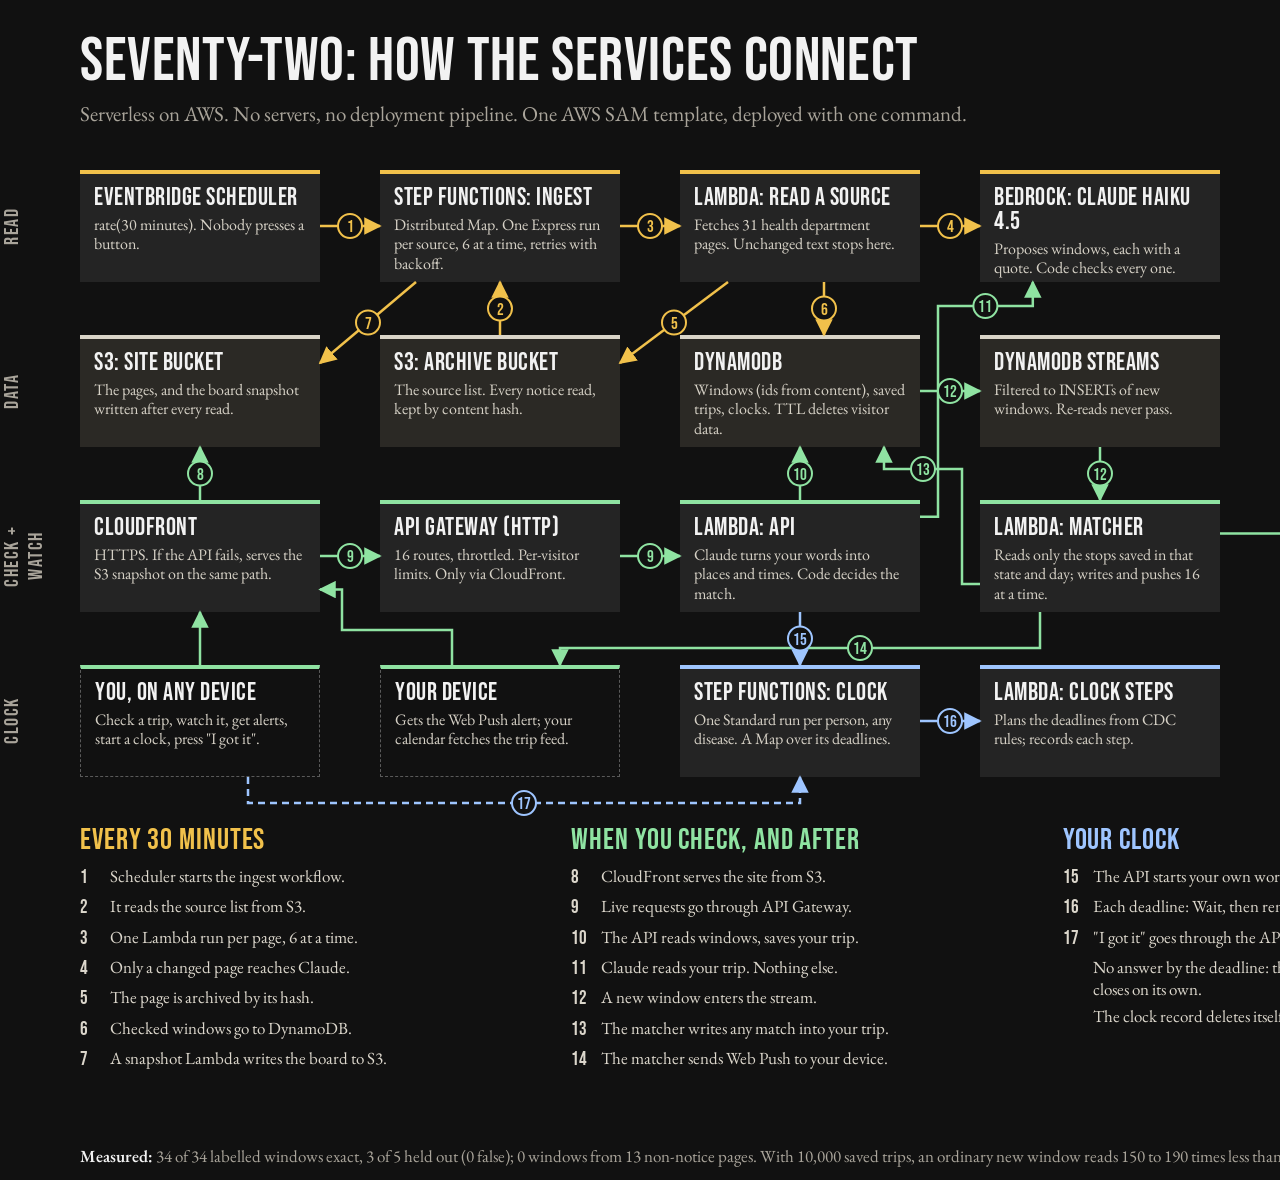
<file: docs/architecture.html>
<!doctype html>
<html lang="en">
<head>
<meta charset="utf-8">
<title>Seventy-Two architecture</title>
<link href="https://fonts.googleapis.com/css2?family=Bebas+Neue&family=EB+Garamond:wght@400;500;600&display=swap" rel="stylesheet">
<style>
  :root { --bg:#111111; --surface:#1b1b1b; --box:#242424; --ink:#f2f2f2; --muted:#a9a49a; --line:#3a3a3a;
          --read:#f1c14b; --check:#8fe3a2; --clock:#9ec5ff; --data:#d9d4c8; }
  html,body { margin:0; background:var(--bg); color:var(--ink); font-family:"EB Garamond",Georgia,serif; }
  .canvas { position:relative; width:1600px; height:1180px; }
  h1 { position:absolute; left:80px; top:34px; margin:0; font-family:"Bebas Neue",sans-serif; font-weight:400; font-size:62px; line-height:0.9; letter-spacing:0.01em; }
  .sub { position:absolute; left:80px; top:100px; margin:0; font-size:21px; color:var(--muted); }
  .lane { position:absolute; left:0; width:62px; font-family:"Bebas Neue",sans-serif; font-size:20px; letter-spacing:0.08em;
          writing-mode:vertical-rl; transform:rotate(180deg); text-align:center; color:var(--muted); }
  .box { position:absolute; width:240px; height:112px; box-sizing:border-box; background:var(--box); padding:12px 14px 10px;
         border-top:4px solid var(--c, var(--data)); }
  .box b { display:block; font-family:"Bebas Neue",sans-serif; font-weight:400; font-size:25px; line-height:0.95; letter-spacing:0.02em; margin-bottom:5px; }
  .box p { margin:0; font-size:16px; line-height:1.22; color:#d6d1c6; }
  .box.data { background:#2b2925; }
  .box.actor { background:transparent; border:1.5px dashed #5a5a5a; border-top:4px solid var(--c); }
  .box.side { background:transparent; border:1.5px solid var(--line); border-top:4px solid #6d6d6d; }
  svg { position:absolute; inset:0; overflow:visible; }
  .n { font-family:"Bebas Neue",sans-serif; font-size:17px; }
  .legend { position:absolute; left:80px; top:822px; width:1440px; display:grid; grid-template-columns:1fr 1fr 1fr; gap:34px; }
  .legend h2 { margin:0 0 8px; font-family:"Bebas Neue",sans-serif; font-weight:400; font-size:30px; letter-spacing:0.03em; }
  .legend ol { margin:0; padding:0; list-style:none; display:grid; gap:6px; }
  .legend li { font-size:17px; line-height:1.28; color:#dcd7cc; display:grid; grid-template-columns:30px 1fr; }
  .legend li span { font-family:"Bebas Neue",sans-serif; font-size:19px; }
  .foot { position:absolute; left:80px; top:1128px; font-size:17px; color:var(--muted); }
  .foot b { color:var(--ink); font-weight:600; }
</style>
</head>
<body>
<div class="canvas" id="c">
  <h1>Seventy-Two: how the services connect</h1>
  <p class="sub">Serverless on AWS. No servers, no deployment pipeline. One AWS SAM template, deployed with one command.</p>

  <div class="lane" style="top:170px;height:112px">Read</div>
  <div class="lane" style="top:335px;height:112px">Data</div>
  <div class="lane" style="top:500px;height:112px">Check + watch</div>
  <div class="lane" style="top:665px;height:112px">Clock</div>

  <!-- row 0: read, every 30 minutes -->
  <div class="box" id="sched" style="--c:var(--read)"><b>EventBridge Scheduler</b><p>rate(30 minutes). Nobody presses a button.</p></div>
  <div class="box" id="ingest" style="--c:var(--read)"><b>Step Functions: ingest</b><p>Distributed Map. One Express run per source, 6 at a time, retries with backoff.</p></div>
  <div class="box" id="read" style="--c:var(--read)"><b>Lambda: read a source</b><p>Fetches 31 health department pages. Unchanged text stops here.</p></div>
  <div class="box" id="bedrock" style="--c:var(--read)"><b>Bedrock: Claude Haiku 4.5</b><p>Proposes windows, each with a quote. Code checks every one.</p></div>
  <div class="box side" id="cw"><b>CloudWatch, X-Ray, SSM</b><p>Metrics from log lines, 8 alarms, traces; all public on the Ops page.</p></div>

  <!-- row 1: data -->
  <div class="box data" id="site"><b>S3: site bucket</b><p>The pages, and the board snapshot written after every read.</p></div>
  <div class="box data" id="archive"><b>S3: archive bucket</b><p>The source list. Every notice read, kept by content hash.</p></div>
  <div class="box data" id="ddb"><b>DynamoDB</b><p>Windows (ids from content), saved trips, clocks. TTL deletes visitor data.</p></div>
  <div class="box data" id="streams"><b>DynamoDB Streams</b><p>Filtered to INSERTs of new windows. Re-reads never pass.</p></div>
  <div class="box data" id="sqs"><b>SQS</b><p>Records any batch the matcher could not finish; a script replays it.</p></div>

  <!-- row 2: check + watch -->
  <div class="box" id="cf" style="--c:var(--check)"><b>CloudFront</b><p>HTTPS. If the API fails, serves the S3 snapshot on the same path.</p></div>
  <div class="box" id="apigw" style="--c:var(--check)"><b>API Gateway (HTTP)</b><p>16 routes, throttled. Per-visitor limits. Only via CloudFront.</p></div>
  <div class="box" id="api" style="--c:var(--check)"><b>Lambda: API</b><p>Claude turns your words into places and times. Code decides the match.</p></div>
  <div class="box" id="matcher" style="--c:var(--check)"><b>Lambda: matcher</b><p>Reads only the stops saved in that state and day; writes and pushes 16 at a time.</p></div>

  <!-- row 3: clock -->
  <div class="box actor" id="you" style="--c:var(--check)"><b>You, on any device</b><p>Check a trip, watch it, get alerts, start a clock, press "I got it".</p></div>
  <div class="box actor" id="cal" style="--c:var(--check)"><b>Your device</b><p>Gets the Web Push alert; your calendar fetches the trip feed.</p></div>
  <div class="box" id="clock" style="--c:var(--clock)"><b>Step Functions: clock</b><p>One Standard run per person, any disease. A Map over its deadlines.</p></div>
  <div class="box" id="steps" style="--c:var(--clock)"><b>Lambda: clock steps</b><p>Plans the deadlines from CDC rules; records each step.</p></div>

  <svg id="wires" width="1600" height="1180"></svg>

  <div class="legend">
    <div>
      <h2 style="color:var(--read)">Every 30 minutes</h2>
      <ol>
        <li><span>1</span>Scheduler starts the ingest workflow.</li>
        <li><span>2</span>It reads the source list from S3.</li>
        <li><span>3</span>One Lambda run per page, 6 at a time.</li>
        <li><span>4</span>Only a changed page reaches Claude.</li>
        <li><span>5</span>The page is archived by its hash.</li>
        <li><span>6</span>Checked windows go to DynamoDB.</li>
        <li><span>7</span>A snapshot Lambda writes the board to S3.</li>
      </ol>
    </div>
    <div>
      <h2 style="color:var(--check)">When you check, and after</h2>
      <ol>
        <li><span>8</span>CloudFront serves the site from S3.</li>
        <li><span>9</span>Live requests go through API Gateway.</li>
        <li><span>10</span>The API reads windows, saves your trip.</li>
        <li><span>11</span>Claude reads your trip. Nothing else.</li>
        <li><span>12</span>A new window enters the stream.</li>
        <li><span>13</span>The matcher writes any match into your trip.</li>
        <li><span>14</span>The matcher sends Web Push to your device.</li>
      </ol>
    </div>
    <div>
      <h2 style="color:var(--clock)">Your clock</h2>
      <ol>
        <li><span>15</span>The API starts your own workflow.</li>
        <li><span>16</span>Each deadline: Wait, then remind.</li>
        <li><span>17</span>"I got it" goes through the API, which sends the task token back.</li>
        <li><span></span>No answer by the deadline: the token times out, and the window closes on its own.</li>
        <li><span></span>The clock record deletes itself (TTL) the day after the watch ends.</li>
      </ol>
    </div>
  </div>
  <p class="foot"><b>Measured:</b> 34 of 34 labelled windows exact, 3 of 5 held out (0 false); 0 windows from 13 non-notice pages. With 10,000 saved trips, an ordinary new window reads 150 to 190 times less than reading every trip, same matches.</p>
</div>
<script>
  const X = (i) => 80 + 300 * i, Y = (j) => 170 + 165 * j;
  const place = { sched: [0,0], ingest: [1,0], read: [2,0], bedrock: [3,0], cw: [4,0],
                  site: [0,1], archive: [1,1], ddb: [2,1], streams: [3,1], sqs: [4,1],
                  cf: [0,2], apigw: [1,2], api: [2,2], matcher: [3,2],
                  you: [0,3], cal: [1,3], clock: [2,3], steps: [3,3] };
  for (const [id, [i, j]] of Object.entries(place)) Object.assign(document.getElementById(id).style, { left: X(i) + "px", top: Y(j) + "px" });
  const W = 240, H = 112;
  const pt = (id, side, f = 0.5) => {
    const [i, j] = place[id], x = X(i), y = Y(j);
    return { l: [x, y + H * f], r: [x + W, y + H * f], t: [x + W * f, y], b: [x + W * f, y + H] }[side];
  };
  const C = { read: "#f1c14b", check: "#8fe3a2", clock: "#9ec5ff" };
  // [n, flow, from, side, f, to, side, f, label position 0..1]
  const wires = [
    [1, "read", "sched", "r", .5, "ingest", "l", .5],
    [2, "read", "archive", "t", .5, "ingest", "b", .5],
    [3, "read", "ingest", "r", .5, "read", "l", .5],
    [4, "read", "read", "r", .5, "bedrock", "l", .5],
    [5, "read", "read", "b", .2, "archive", "r", .25],
    [6, "read", "read", "b", .6, "ddb", "t", .6],
    [7, "read", "ingest", "b", .15, "site", "r", .25],
    [8, "check", "cf", "t", .5, "site", "b", .5],
    [9, "check", "cf", "r", .5, "apigw", "l", .5],
    [9, "check", "apigw", "r", .5, "api", "l", .5],
    [10, "check", "api", "t", .5, "ddb", "b", .5],
    [11, "check", "api", "r", .15, "bedrock", "b", .22, "elbow"],
    [12, "check", "ddb", "r", .5, "streams", "l", .5],
    [12, "check", "streams", "b", .5, "matcher", "t", .5],
    [13, "check", "matcher", "l", .75, "ddb", "b", .85, "elbow2"],
    [null, "check", "matcher", "r", .3, "sqs", "b", .5, "elbow3"],
    [null, "check", "you", "t", .5, "cf", "b", .5],
    [null, "check", "cal", "t", .3, "cf", "r", .8, "elbow4"],
    [14, "check", "matcher", "b", .25, "cal", "t", .75, "elbow5"],
    [15, "clock", "api", "b", .5, "clock", "t", .5],
    [16, "clock", "clock", "r", .5, "steps", "l", .5],
    [17, "clock", "you", "r", .5, "cal", "l", .5, "skip"],
  ];
  const svg = document.getElementById("wires");
  const ns = "http://www.w3.org/2000/svg";
  const defs = document.createElementNS(ns, "defs");
  for (const [k, c] of Object.entries(C)) {
    defs.insertAdjacentHTML("beforeend", `<marker id="a-${k}" viewBox="0 0 10 10" refX="9" refY="5" markerWidth="7" markerHeight="7" orient="auto-start-reverse"><path d="M0,0 L10,5 L0,10 z" fill="${c}"/></marker>`);
  }
  svg.appendChild(defs);
  const badge = (n, x, y, c) => {
    if (n == null) return;
    svg.insertAdjacentHTML("beforeend", `<circle cx="${x}" cy="${y}" r="12" fill="#111" stroke="${c}" stroke-width="2"/><text class="n" x="${x}" y="${y + 6}" text-anchor="middle" fill="${c}">${n}</text>`);
  };
  for (const w of wires) {
    const [n, flow, a, as, af, b, bs, bf, kind] = w;
    if (kind === "skip") continue;
    const p = pt(a, as, af), q = pt(b, bs, bf), c = C[flow];
    let d, mid;
    if (kind === "elbow") {          // API up through the column gap to Bedrock
      const gx = X(3) - 42, gy = Y(0) + H + 24;
      d = `M${p[0]},${p[1]} H${gx} V${gy} H${q[0]} V${q[1]}`; mid = [(gx + q[0]) / 2, gy];
    } else if (kind === "elbow2") {  // matcher back to DynamoDB, under the stream arrow
      const gx = X(3) - 18, gy = Y(1) + H + 22;
      d = `M${p[0]},${p[1]} H${gx} V${gy} H${q[0]} V${q[1]}`; mid = [(gx + q[0]) / 2, gy];
    } else if (kind === "elbow3") {  // matcher to SQS
      d = `M${p[0]},${p[1]} H${q[0]} V${q[1]}`; mid = null;
    } else if (kind === "elbow4") {  // calendar app up to CloudFront, for the trip feed
      d = `M${p[0]},${p[1]} V${Y(2) + H + 18} H${X(0) + W + 22} V${q[1]} H${q[0]}`; mid = null;
    } else if (kind === "elbow5") {  // matcher down to your device: Web Push, through the browser's push service
      const gy = Y(2) + H + 36;
      d = `M${p[0]},${p[1]} V${gy} H${q[0]} V${q[1]}`; mid = [(p[0] + q[0]) / 2 + 60, gy];
    } else {
      d = `M${p[0]},${p[1]} L${q[0]},${q[1]}`; mid = [(p[0] + q[0]) / 2, (p[1] + q[1]) / 2];
    }
    svg.insertAdjacentHTML("beforeend", `<path d="${d}" fill="none" stroke="${c}" stroke-width="2.5" marker-end="url(#a-${flow})"/>`);
    if (mid) badge(n, mid[0], mid[1], c);
  }
  // 17: "I got it" from your browser to the clock's task token, drawn along the bottom
  {
    const p = pt("you", "b", .7), q = pt("clock", "b", .5), yb = Y(3) + H + 26;
    svg.insertAdjacentHTML("beforeend", `<path d="M${p[0]},${p[1]} V${yb} H${q[0]} V${q[1]}" fill="none" stroke="${C.clock}" stroke-width="2.5" stroke-dasharray="7 5" marker-end="url(#a-clock)"/>`);
    badge(17, (p[0] + q[0]) / 2, yb, C.clock);
  }
  // 16 back-arrow: clock steps record into DynamoDB is described in the box text; keep the picture readable
</script>
</body>
</html>
</file>
